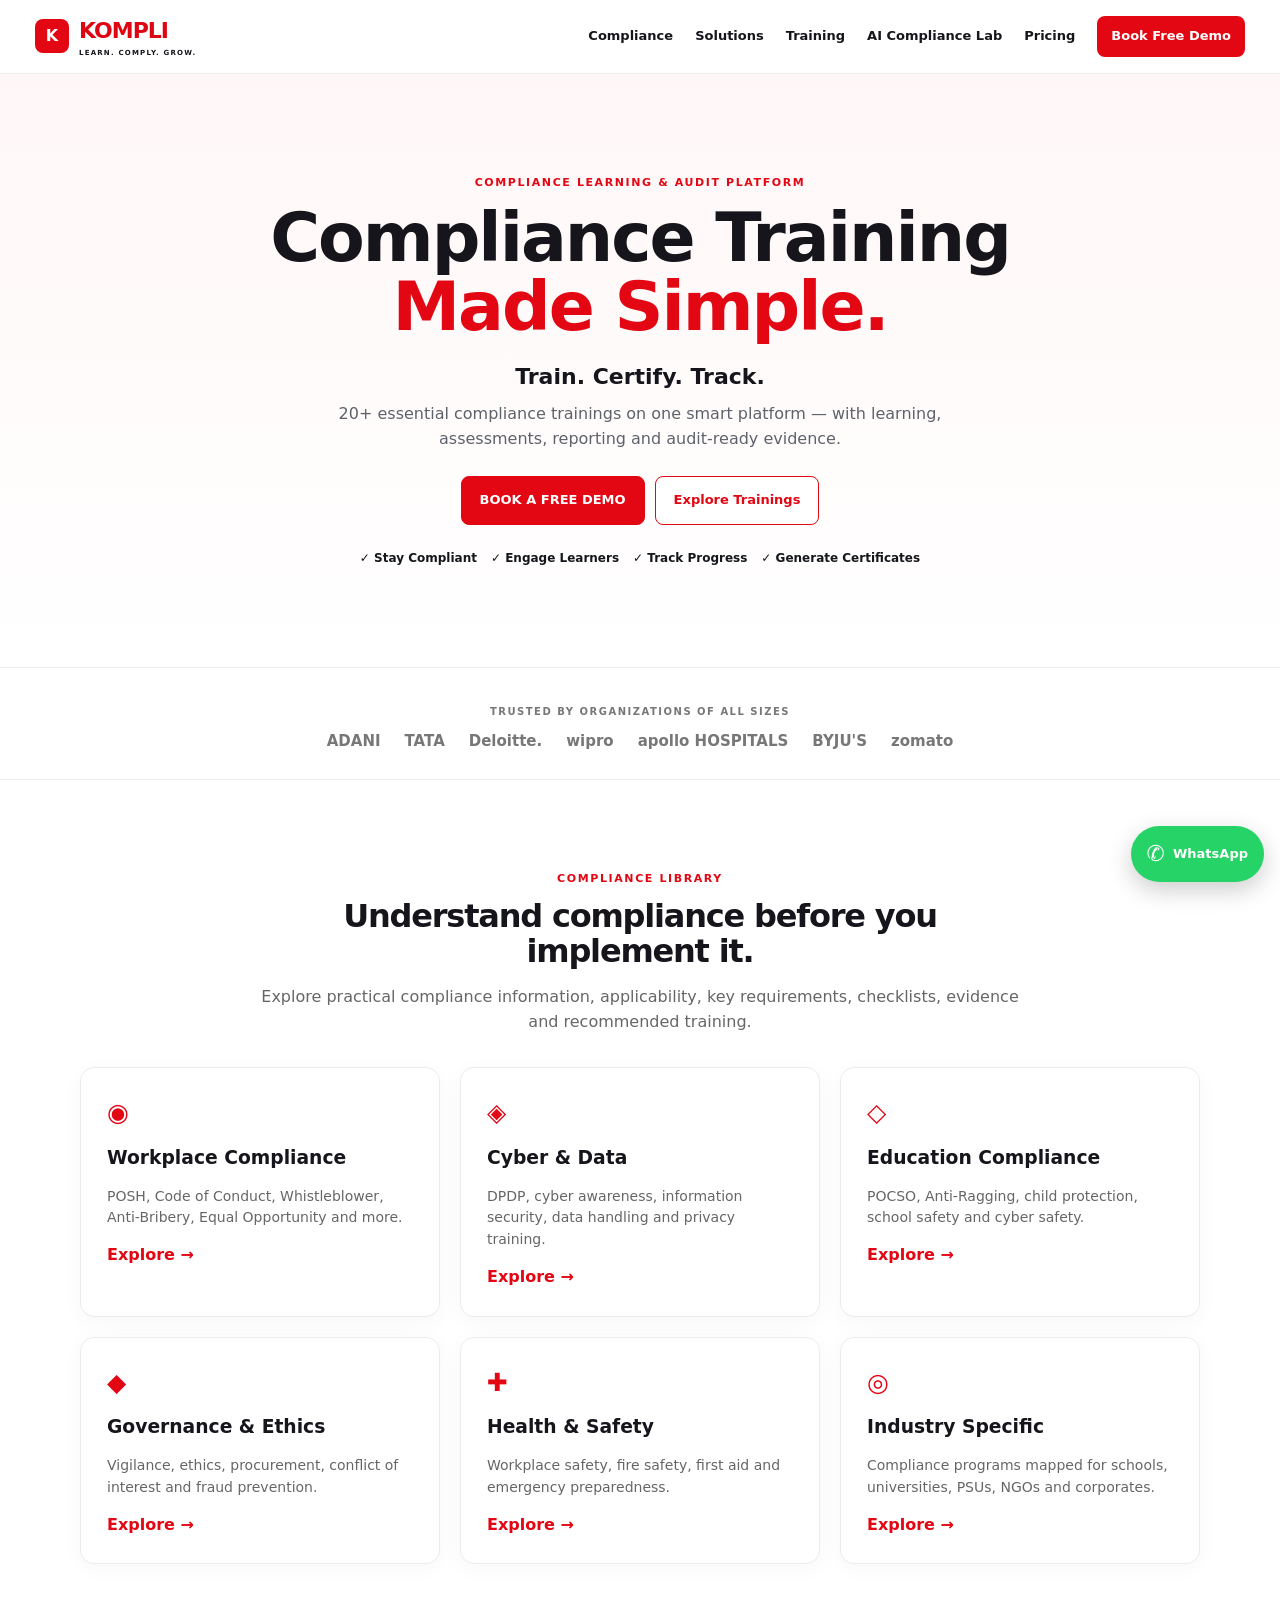
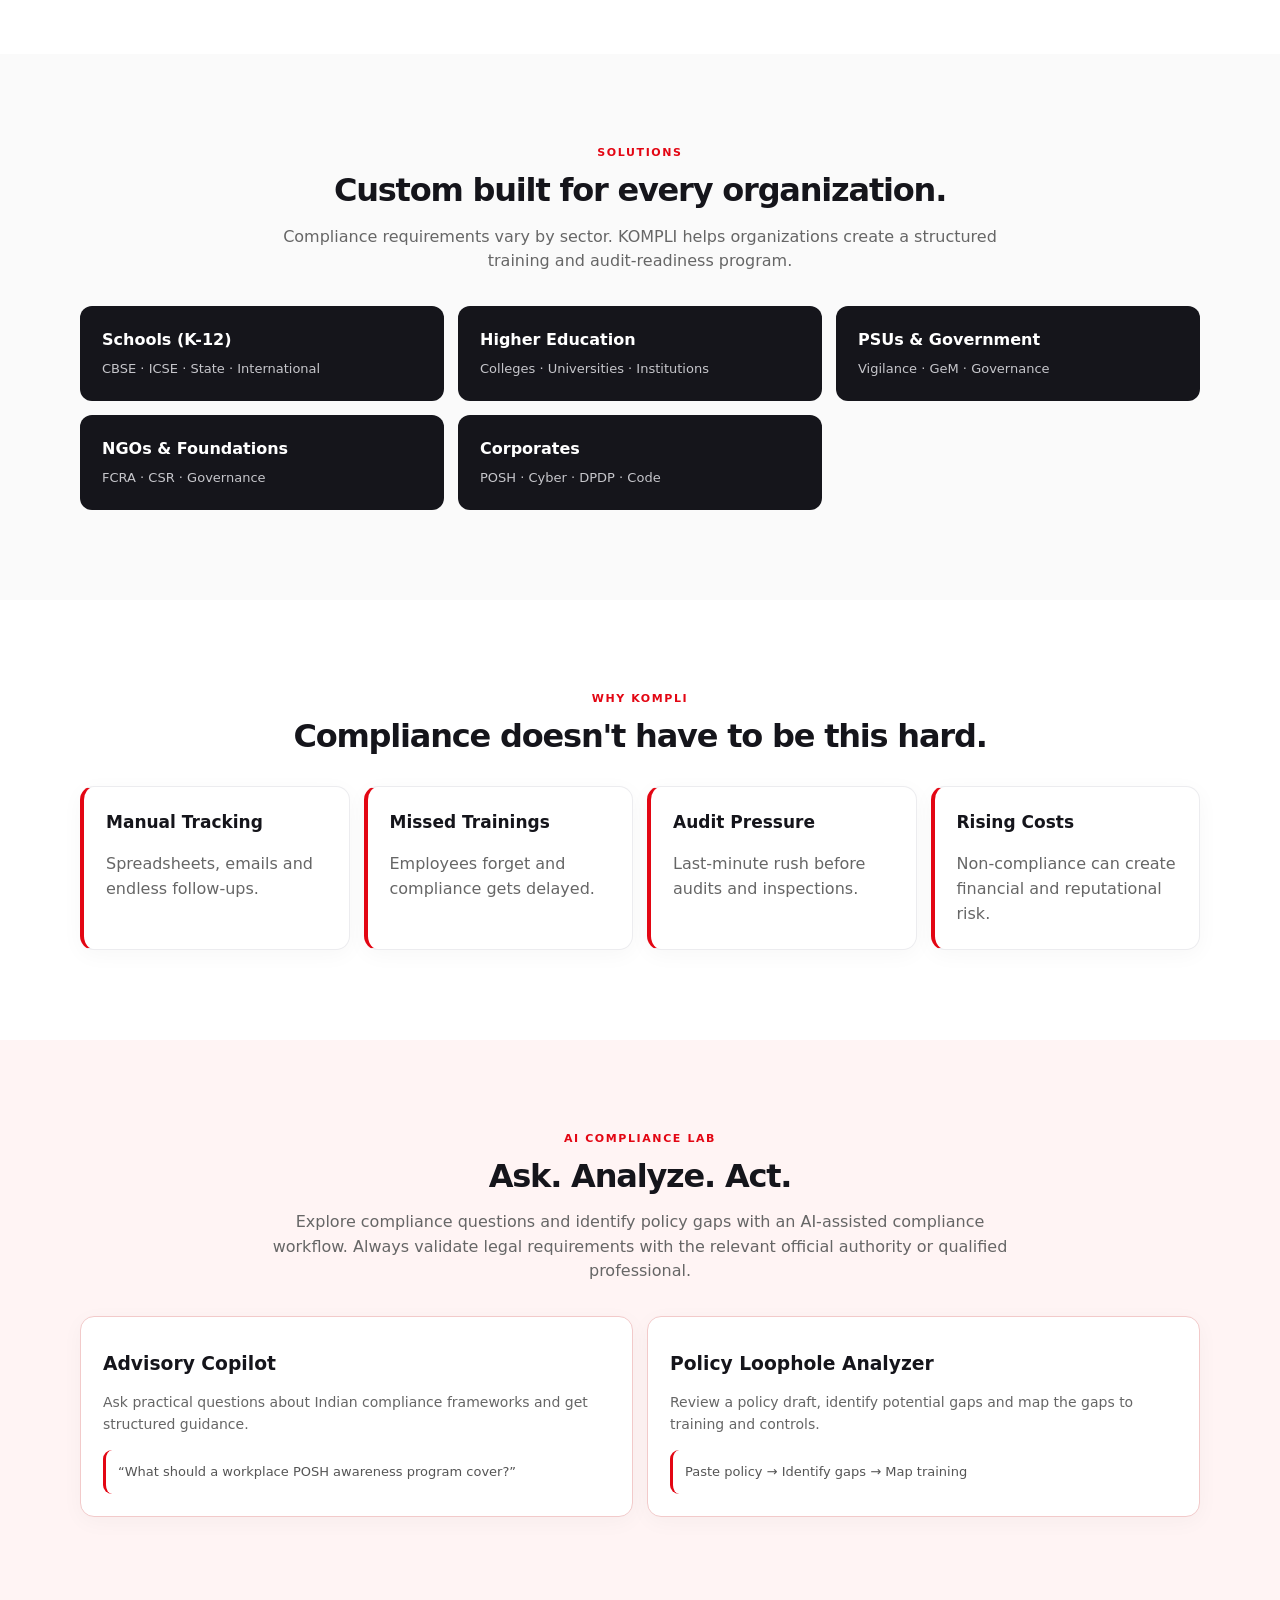
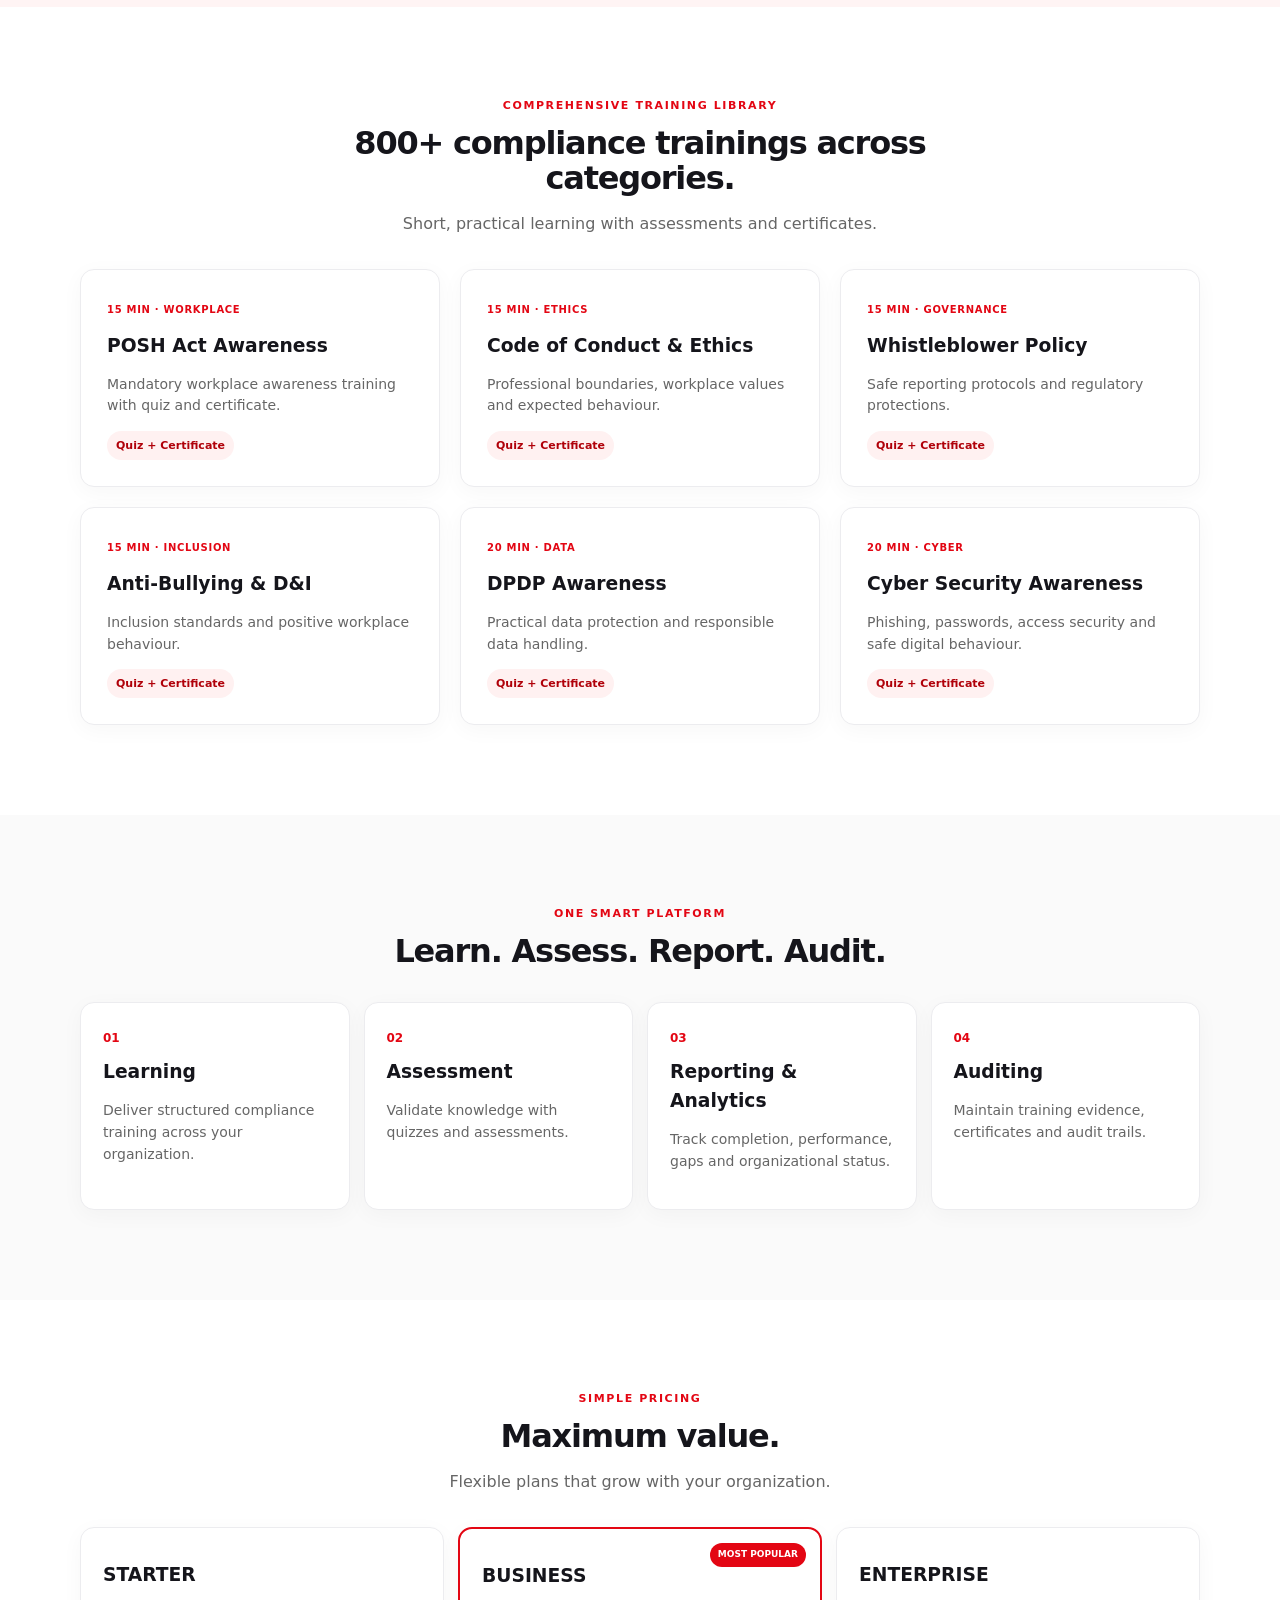
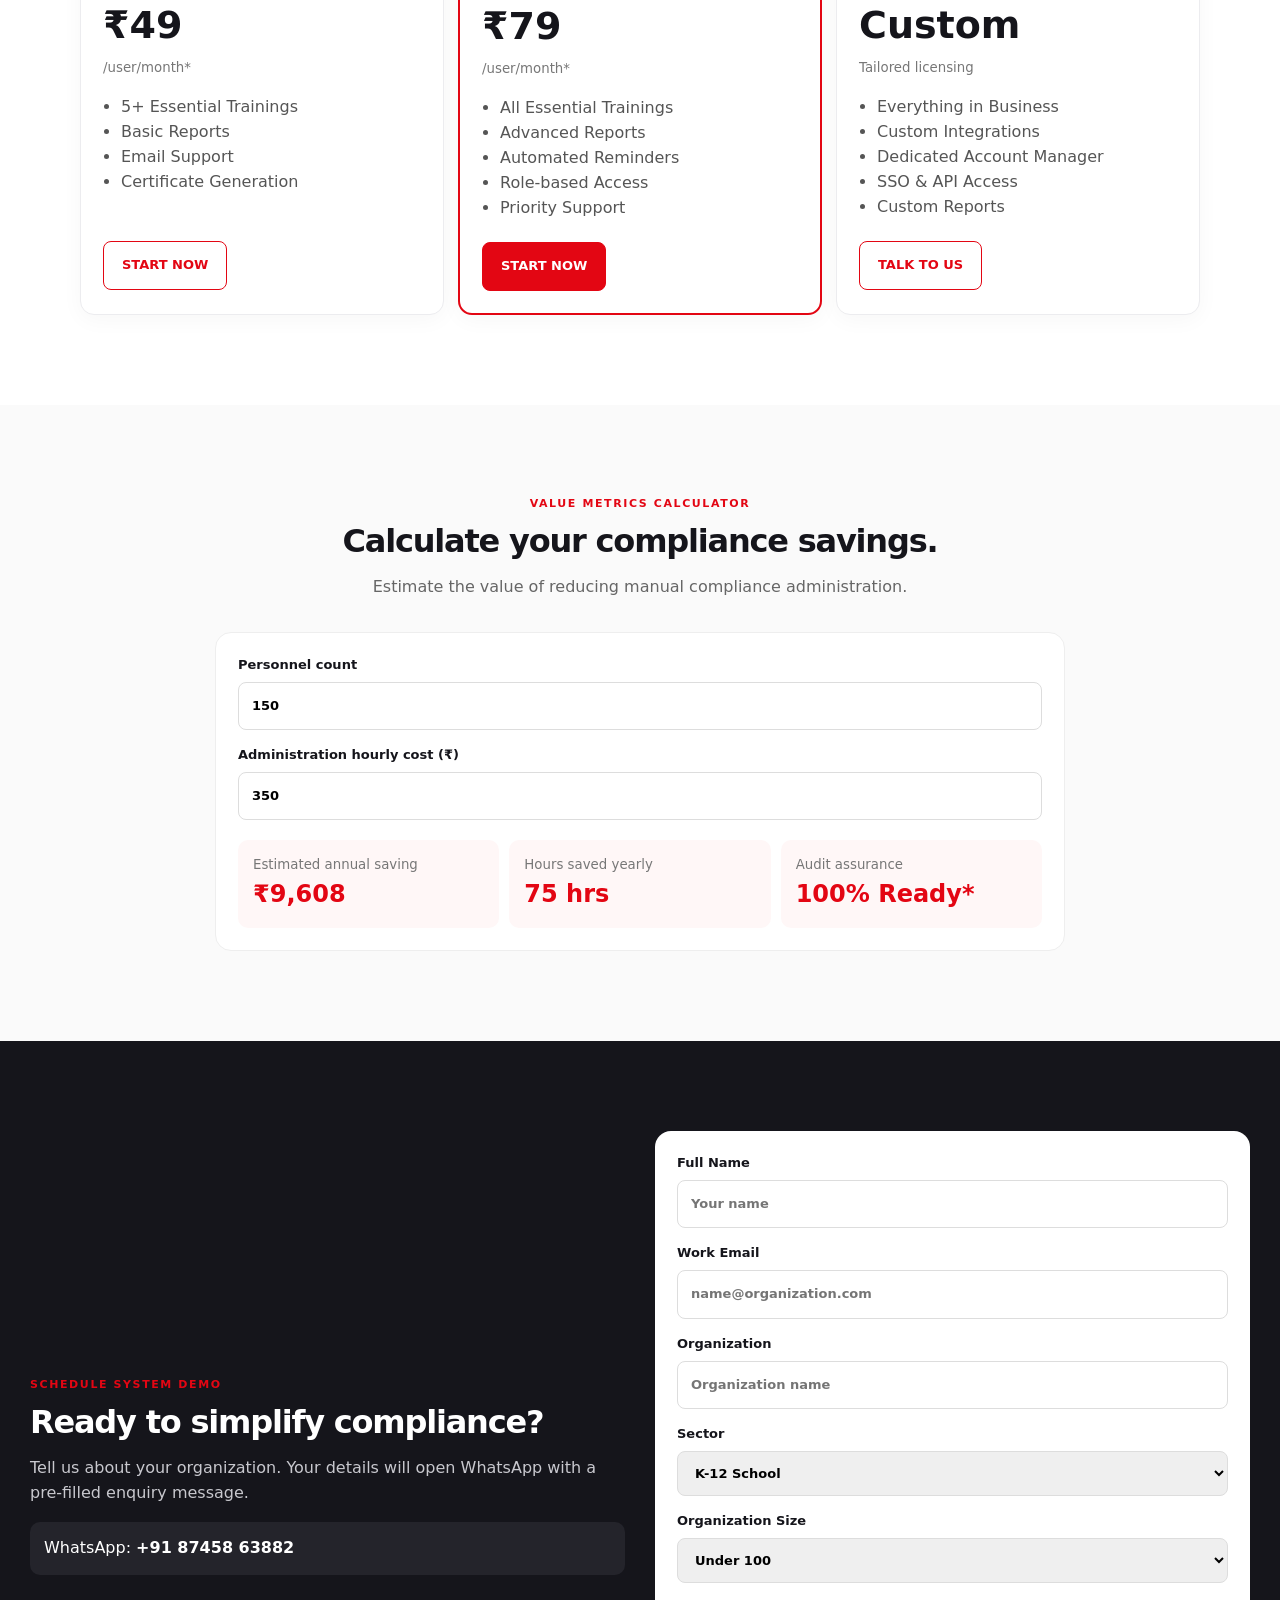
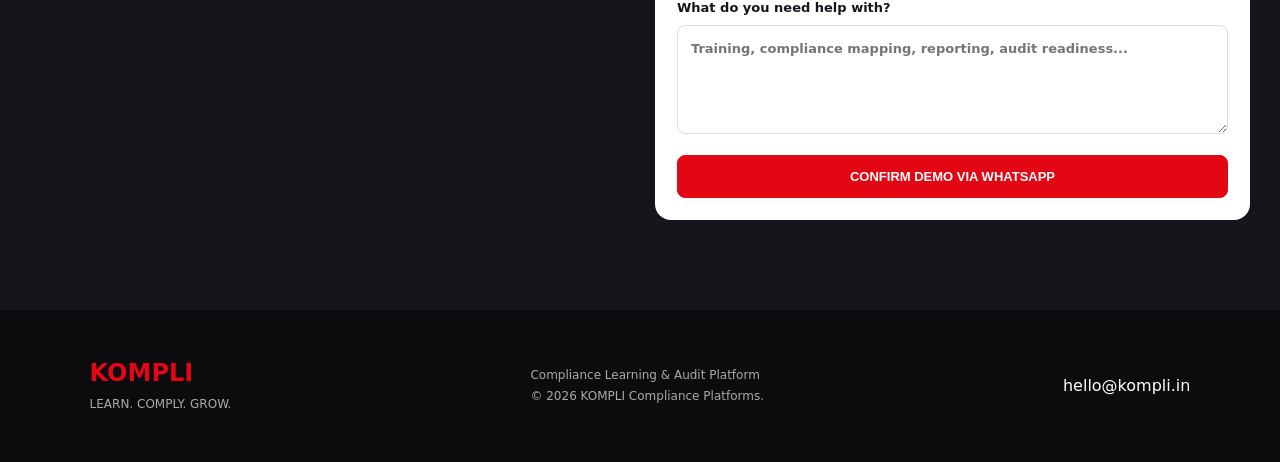
<file: index.html>
<!DOCTYPE html>
<html lang="en">
<head>
  <meta charset="UTF-8">
  <meta name="viewport" content="width=device-width, initial-scale=1.0">
  <meta name="description" content="KOMPLI — Learn. Comply. Grow. Compliance training, tracking, certification and audit readiness for Indian organizations.">
  <title>KOMPLI | Compliance Training Made Simple</title>
  <link rel="stylesheet" href="style.css">
</head>
<body>
  <header class="site-header">
    <a class="brand" href="#home" aria-label="KOMPLI Home">
      <span class="brand-mark">K</span>
      <span>
        <strong>KOMPLI</strong>
        <small>LEARN. COMPLY. GROW.</small>
      </span>
    </a>
    <button class="menu-btn" aria-label="Open menu" onclick="toggleMenu()">☰</button>
    <nav id="mainNav">
      <a href="#compliance">Compliance</a>
      <a href="#solutions">Solutions</a>
      <a href="#training">Training</a>
      <a href="#ai-lab">AI Compliance Lab</a>
      <a href="#pricing">Pricing</a>
      <a class="nav-cta" href="#demo">Book Free Demo</a>
    </nav>
  </header>

  <main id="home">
    <section class="hero">
      <div class="eyebrow">COMPLIANCE LEARNING & AUDIT PLATFORM</div>
      <h1>Compliance Training<br><span>Made Simple.</span></h1>
      <p class="hero-sub">Train. Certify. Track.</p>
      <p>20+ essential compliance trainings on one smart platform — with learning, assessments, reporting and audit-ready evidence.</p>
      <div class="hero-actions">
        <a class="btn primary" href="#demo">BOOK A FREE DEMO</a>
        <a class="btn secondary" href="#training">Explore Trainings</a>
      </div>
      <div class="hero-points">
        <span>✓ Stay Compliant</span><span>✓ Engage Learners</span><span>✓ Track Progress</span><span>✓ Generate Certificates</span>
      </div>
    </section>

    <section class="trust">
      <p>TRUSTED BY ORGANIZATIONS OF ALL SIZES</p>
      <div class="logos"><span>ADANI</span><span>TATA</span><span>Deloitte.</span><span>wipro</span><span>apollo HOSPITALS</span><span>BYJU'S</span><span>zomato</span></div>
    </section>

    <section id="compliance" class="section">
      <div class="section-head">
        <div class="eyebrow">COMPLIANCE LIBRARY</div>
        <h2>Understand compliance before you implement it.</h2>
        <p>Explore practical compliance information, applicability, key requirements, checklists, evidence and recommended training.</p>
      </div>
      <div class="compliance-grid">
        <article class="card"><span class="icon">◉</span><h3>Workplace Compliance</h3><p>POSH, Code of Conduct, Whistleblower, Anti-Bribery, Equal Opportunity and more.</p><a href="#demo">Explore →</a></article>
        <article class="card"><span class="icon">◈</span><h3>Cyber & Data</h3><p>DPDP, cyber awareness, information security, data handling and privacy training.</p><a href="#demo">Explore →</a></article>
        <article class="card"><span class="icon">◇</span><h3>Education Compliance</h3><p>POCSO, Anti-Ragging, child protection, school safety and cyber safety.</p><a href="#demo">Explore →</a></article>
        <article class="card"><span class="icon">◆</span><h3>Governance & Ethics</h3><p>Vigilance, ethics, procurement, conflict of interest and fraud prevention.</p><a href="#demo">Explore →</a></article>
        <article class="card"><span class="icon">✚</span><h3>Health & Safety</h3><p>Workplace safety, fire safety, first aid and emergency preparedness.</p><a href="#demo">Explore →</a></article>
        <article class="card"><span class="icon">◎</span><h3>Industry Specific</h3><p>Compliance programs mapped for schools, universities, PSUs, NGOs and corporates.</p><a href="#demo">Explore →</a></article>
      </div>
    </section>

    <section id="solutions" class="section alt">
      <div class="section-head">
        <div class="eyebrow">SOLUTIONS</div>
        <h2>Custom built for every organization.</h2>
        <p>Compliance requirements vary by sector. KOMPLI helps organizations create a structured training and audit-readiness program.</p>
      </div>
      <div class="sector-grid">
        <article><b>Schools (K-12)</b><span>CBSE · ICSE · State · International</span></article>
        <article><b>Higher Education</b><span>Colleges · Universities · Institutions</span></article>
        <article><b>PSUs & Government</b><span>Vigilance · GeM · Governance</span></article>
        <article><b>NGOs & Foundations</b><span>FCRA · CSR · Governance</span></article>
        <article><b>Corporates</b><span>POSH · Cyber · DPDP · Code</span></article>
      </div>
    </section>

    <section class="problem section">
      <div class="section-head">
        <div class="eyebrow">WHY KOMPLI</div>
        <h2>Compliance doesn't have to be this hard.</h2>
      </div>
      <div class="problem-grid">
        <div><strong>Manual Tracking</strong><p>Spreadsheets, emails and endless follow-ups.</p></div>
        <div><strong>Missed Trainings</strong><p>Employees forget and compliance gets delayed.</p></div>
        <div><strong>Audit Pressure</strong><p>Last-minute rush before audits and inspections.</p></div>
        <div><strong>Rising Costs</strong><p>Non-compliance can create financial and reputational risk.</p></div>
      </div>
    </section>

    <section id="ai-lab" class="section ai">
      <div class="section-head">
        <div class="eyebrow">AI COMPLIANCE LAB</div>
        <h2>Ask. Analyze. Act.</h2>
        <p>Explore compliance questions and identify policy gaps with an AI-assisted compliance workflow. Always validate legal requirements with the relevant official authority or qualified professional.</p>
      </div>
      <div class="ai-grid">
        <div class="ai-card"><h3>Advisory Copilot</h3><p>Ask practical questions about Indian compliance frameworks and get structured guidance.</p><div class="prompt">“What should a workplace POSH awareness program cover?”</div></div>
        <div class="ai-card"><h3>Policy Loophole Analyzer</h3><p>Review a policy draft, identify potential gaps and map the gaps to training and controls.</p><div class="prompt">Paste policy → Identify gaps → Map training</div></div>
      </div>
    </section>

    <section id="training" class="section">
      <div class="section-head">
        <div class="eyebrow">COMPREHENSIVE TRAINING LIBRARY</div>
        <h2>800+ compliance trainings across categories.</h2>
        <p>Short, practical learning with assessments and certificates.</p>
      </div>
      <div class="course-grid">
        <article class="course"><small>15 MIN · WORKPLACE</small><h3>POSH Act Awareness</h3><p>Mandatory workplace awareness training with quiz and certificate.</p><span>Quiz + Certificate</span></article>
        <article class="course"><small>15 MIN · ETHICS</small><h3>Code of Conduct & Ethics</h3><p>Professional boundaries, workplace values and expected behaviour.</p><span>Quiz + Certificate</span></article>
        <article class="course"><small>15 MIN · GOVERNANCE</small><h3>Whistleblower Policy</h3><p>Safe reporting protocols and regulatory protections.</p><span>Quiz + Certificate</span></article>
        <article class="course"><small>15 MIN · INCLUSION</small><h3>Anti-Bullying & D&I</h3><p>Inclusion standards and positive workplace behaviour.</p><span>Quiz + Certificate</span></article>
        <article class="course"><small>20 MIN · DATA</small><h3>DPDP Awareness</h3><p>Practical data protection and responsible data handling.</p><span>Quiz + Certificate</span></article>
        <article class="course"><small>20 MIN · CYBER</small><h3>Cyber Security Awareness</h3><p>Phishing, passwords, access security and safe digital behaviour.</p><span>Quiz + Certificate</span></article>
      </div>
    </section>

    <section class="platform section alt">
      <div class="section-head">
        <div class="eyebrow">ONE SMART PLATFORM</div>
        <h2>Learn. Assess. Report. Audit.</h2>
      </div>
      <div class="platform-grid">
        <div><b>01</b><h3>Learning</h3><p>Deliver structured compliance training across your organization.</p></div>
        <div><b>02</b><h3>Assessment</h3><p>Validate knowledge with quizzes and assessments.</p></div>
        <div><b>03</b><h3>Reporting & Analytics</h3><p>Track completion, performance, gaps and organizational status.</p></div>
        <div><b>04</b><h3>Auditing</h3><p>Maintain training evidence, certificates and audit trails.</p></div>
      </div>
    </section>

    <section id="pricing" class="section">
      <div class="section-head"><div class="eyebrow">SIMPLE PRICING</div><h2>Maximum value.</h2><p>Flexible plans that grow with your organization.</p></div>
      <div class="pricing-grid">
        <article class="price"><h3>STARTER</h3><strong>₹49</strong><small>/user/month*</small><ul><li>5+ Essential Trainings</li><li>Basic Reports</li><li>Email Support</li><li>Certificate Generation</li></ul><a href="#demo" class="btn secondary">START NOW</a></article>
        <article class="price featured"><em>MOST POPULAR</em><h3>BUSINESS</h3><strong>₹79</strong><small>/user/month*</small><ul><li>All Essential Trainings</li><li>Advanced Reports</li><li>Automated Reminders</li><li>Role-based Access</li><li>Priority Support</li></ul><a href="#demo" class="btn primary">START NOW</a></article>
        <article class="price"><h3>ENTERPRISE</h3><strong>Custom</strong><small>Tailored licensing</small><ul><li>Everything in Business</li><li>Custom Integrations</li><li>Dedicated Account Manager</li><li>SSO & API Access</li><li>Custom Reports</li></ul><a href="#demo" class="btn secondary">TALK TO US</a></article>
      </div>
    </section>

    <section class="calculator section alt">
      <div class="section-head"><div class="eyebrow">VALUE METRICS CALCULATOR</div><h2>Calculate your compliance savings.</h2><p>Estimate the value of reducing manual compliance administration.</p></div>
      <div class="calc-box">
        <label>Personnel count <input id="people" type="number" value="150" min="1" oninput="calculate()"></label>
        <label>Administration hourly cost (₹) <input id="hourly" type="number" value="350" min="1" oninput="calculate()"></label>
        <div class="calc-results"><div><small>Estimated annual saving</small><strong id="saving">₹64,050</strong></div><div><small>Hours saved yearly</small><strong id="hours">75 hrs</strong></div><div><small>Audit assurance</small><strong>100% Ready*</strong></div></div>
      </div>
    </section>

    <section id="demo" class="section demo">
      <div class="demo-copy"><div class="eyebrow">SCHEDULE SYSTEM DEMO</div><h2>Ready to simplify compliance?</h2><p>Tell us about your organization. Your details will open WhatsApp with a pre-filled enquiry message.</p><div class="whatsapp-note">WhatsApp: <strong>+91 87458 63882</strong></div></div>
      <form id="leadForm" onsubmit="sendLead(event)">
        <label>Full Name<input id="name" required placeholder="Your name"></label>
        <label>Work Email<input id="email" type="email" required placeholder="name@organization.com"></label>
        <label>Organization<input id="org" required placeholder="Organization name"></label>
        <label>Sector
          <select id="sector"><option>K-12 School</option><option>Higher Education</option><option>PSU / Government</option><option>NGO / Foundation</option><option>Corporate</option><option>Other</option></select>
        </label>
        <label>Organization Size
          <select id="size"><option>Under 100</option><option>100–500</option><option>500–1,000</option><option>1,000–5,000</option><option>5,000+</option></select>
        </label>
        <label>What do you need help with?<textarea id="message" rows="4" placeholder="Training, compliance mapping, reporting, audit readiness..."></textarea></label>
        <button class="btn primary full" type="submit">CONFIRM DEMO VIA WHATSAPP</button>
      </form>
    </section>
  </main>

  <a class="wa-float" href="https://wa.me/918745863882?text=Hello%20KOMPLI%2C%20I%20would%20like%20to%20know%20more%20about%20your%20compliance%20platform." target="_blank" rel="noopener" aria-label="Chat with KOMPLI on WhatsApp">
    <span>✆</span><b>WhatsApp</b>
  </a>

  <footer>
    <div><strong>KOMPLI</strong><p>LEARN. COMPLY. GROW.</p></div>
    <div><p>Compliance Learning & Audit Platform</p><p>© 2026 KOMPLI Compliance Platforms.</p></div>
    <div><a href="mailto:hello@kompli.in">hello@kompli.in</a></div>
  </footer>

  <script src="script.js"></script>
</body>
</html>
</file>
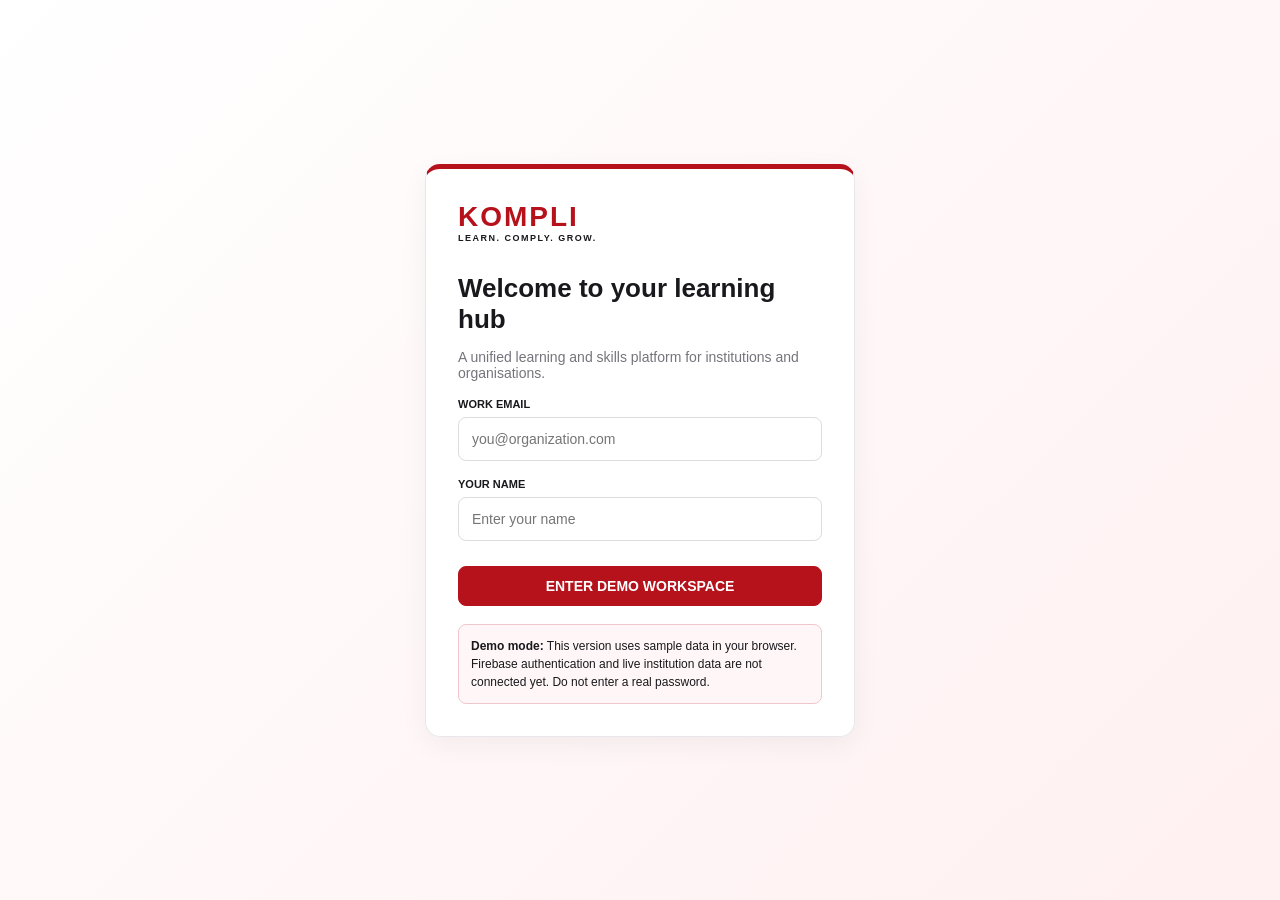
<file: kompli-v1-preview.html>
<!doctype html>
<html lang="en">
<head>
<meta charset="utf-8"><meta name="viewport" content="width=device-width,initial-scale=1">
<title>KOMPLI | Learning & Skills Platform</title>
<style>
:root{--r:#b5121b;--ink:#19191d;--muted:#74747c;--line:#e8e8ec;--bg:#f7f7f9}
*{box-sizing:border-box}body{margin:0;background:var(--bg);color:var(--ink);font:14px Arial,sans-serif}button,input,select{font:inherit}button{cursor:pointer}.hidden{display:none!important}
.login{min-height:100vh;display:grid;place-items:center;padding:20px;background:linear-gradient(135deg,#fff,#fff0f1)}.login-card{width:min(430px,100%);background:#fff;border:1px solid var(--line);border-top:5px solid var(--r);border-radius:15px;padding:32px;box-shadow:0 8px 28px #0000000d}.brand{font-size:28px;font-weight:900;letter-spacing:2px;color:var(--r)}.tag{font-size:9px;letter-spacing:1.5px;font-weight:bold}.login h1{margin:30px 0 6px;font-size:26px}.muted{color:var(--muted)}.field{display:grid;gap:7px;margin:17px 0}.field label{font-size:11px;font-weight:bold}.field input{padding:13px;border:1px solid #ddd;border-radius:8px}.btn{background:var(--r);border:1px solid var(--r);color:#fff;padding:11px 15px;border-radius:8px;font-weight:bold}.btn.light{background:#fff;color:var(--r)}.btn.small{padding:8px 11px;font-size:11px}.login .btn{width:100%;margin-top:8px}.note{margin-top:18px;padding:12px;border:1px solid #f0c8cb;background:#fff7f7;border-radius:8px;font-size:12px;line-height:1.5}
.sidebar{position:fixed;inset:0 auto 0 0;width:245px;background:#19191d;color:#fff;padding:22px 15px;display:flex;flex-direction:column;z-index:5}.sidebrand{padding:0 10px 22px;border-bottom:1px solid #39393e}.sidebrand .brand{color:#ff5961}.org{margin:17px 6px;padding:12px;background:#2a2a30;border-radius:8px;color:#bbb;font-size:11px}.org b{display:block;color:#fff;font-size:13px;margin-bottom:3px}.navlabel{font-size:9px;color:#999;letter-spacing:1.4px;font-weight:bold;padding:15px 10px 6px}.nav button{width:100%;text-align:left;background:none;border:0;color:#ccc;padding:11px 10px;border-radius:8px;margin:2px 0}.nav button.active,.nav button:hover{background:#402125;color:#fff}.sidefoot{margin-top:auto;border-top:1px solid #39393e;padding:15px 8px;color:#aaa;font-size:11px}
.main{margin-left:245px;min-height:100vh}.top{height:70px;background:#fff;border-bottom:1px solid var(--line);display:flex;align-items:center;justify-content:space-between;padding:0 28px;position:sticky;top:0;z-index:4}.top small{color:var(--muted)}.top select{padding:8px;border:1px solid var(--line);border-radius:8px}.content{padding:28px;max-width:1400px;margin:auto}.head{display:flex;justify-content:space-between;gap:15px;align-items:center;margin-bottom:22px}.eyebrow{font-size:10px;color:var(--r);font-weight:bold;letter-spacing:1.5px}.head h1{font-size:27px;margin:5px 0}.head p{margin:0;color:var(--muted)}.grid{display:grid;gap:15px}.stats{grid-template-columns:repeat(4,1fr);margin-bottom:18px}.card{background:#fff;border:1px solid var(--line);border-radius:12px;padding:18px}.statlabel{color:var(--muted);font-size:12px}.num{font-size:29px;font-weight:900;margin:12px 0 2px}.sub{font-size:11px;color:var(--muted)}.two{grid-template-columns:1.4fr 1fr}.three{grid-template-columns:repeat(3,1fr)}h2{font-size:16px;margin:0 0 14px}.course{display:flex;gap:12px;align-items:center;padding:13px 0;border-bottom:1px solid var(--line)}.course:last-child{border:0}.mark{width:40px;height:40px;display:grid;place-items:center;background:#fff0f1;color:var(--r);font-weight:bold;border-radius:9px}.courseinfo{flex:1}.courseinfo b{display:block;font-size:13px}.courseinfo small{color:var(--muted);font-size:11px}.pill{font-size:10px;padding:5px 8px;border-radius:20px;background:#eee}.green{background:#e7f5ec;color:#16834a}.amber{background:#fff2da;color:#946000}.progress{height:6px;background:#eee;border-radius:20px;margin-top:7px;overflow:hidden}.progress span{display:block;height:100%;background:var(--r)}.activity{padding:12px 0;border-bottom:1px solid var(--line);font-size:12px}.activity small{display:block;color:var(--muted);margin-top:4px}.banner{background:#211d1e;color:#fff;border-radius:12px;padding:22px;margin-top:16px;display:flex;justify-content:space-between;align-items:center;gap:12px}.banner p{color:#ccc;margin:5px 0 0;font-size:12px}.catalog{grid-template-columns:repeat(3,1fr)}.cover{height:90px;background:linear-gradient(120deg,#941018,#e34b54);color:white;padding:17px;display:flex;align-items:end;font-weight:bold}.body{padding:15px}.body p{color:var(--muted);font-size:12px;min-height:36px}.tools{display:flex;gap:10px;margin-bottom:15px}.tools input,.tools select{padding:11px;border:1px solid var(--line);border-radius:8px}.tools input{width:min(350px,70%)}.table{width:100%;border-collapse:collapse;font-size:12px}.table th,.table td{text-align:left;padding:13px 9px;border-bottom:1px solid var(--line)}.table th{font-size:10px;color:var(--muted)}.bar{margin:15px 0}.barline{display:flex;justify-content:space-between;font-size:12px}.notice{margin-top:15px;background:#fff7f7;border:1px solid #f0c8cb;padding:13px;border-radius:8px;font-size:12px;color:#633}.mobile{display:none}
@media(max-width:950px){.stats{grid-template-columns:repeat(2,1fr)}.catalog{grid-template-columns:repeat(2,1fr)}.two{grid-template-columns:1fr}}
@media(max-width:650px){.sidebar{transform:translateX(-100%);transition:.2s}.sidebar.open{transform:translateX(0)}.main{margin-left:0}.mobile{display:inline-block;border:0;background:none;color:var(--r);font-size:22px}.top{padding:0 14px}.content{padding:18px 14px}.head{align-items:flex-start;flex-direction:column}.catalog,.three{grid-template-columns:1fr}.banner{align-items:flex-start;flex-direction:column}.course{flex-wrap:wrap}.stats{gap:9px}.num{font-size:24px}}
</style>
</head>
<body>
<section id="login" class="login"><div class="login-card">
<div class="brand">KOMPLI</div><div class="tag">LEARN. COMPLY. GROW.</div>
<h1>Welcome to your learning hub</h1><p class="muted">A unified learning and skills platform for institutions and organisations.</p>
<div class="field"><label>WORK EMAIL</label><input id="email" type="email" placeholder="you@organization.com"></div>
<div class="field"><label>YOUR NAME</label><input id="name" placeholder="Enter your name"></div>
<button class="btn" onclick="enterDemo()">ENTER DEMO WORKSPACE</button>
<div class="note"><b>Demo mode:</b> This version uses sample data in your browser. Firebase authentication and live institution data are not connected yet. Do not enter a real password.</div>
</div></section>
<div id="app" class="hidden">
<aside id="side" class="sidebar"><div class="sidebrand"><div class="brand">KOMPLI</div><div class="tag">LEARN. COMPLY. GROW.</div></div>
<div class="org"><b>Demo Institution</b>Institution workspace</div>
<div class="navlabel">LEARNING</div><nav class="nav">
<button class="active" data-page="overview">▦ &nbsp; Overview</button><button data-page="learning">▣ &nbsp; My Learning</button><button data-page="catalogue">▤ &nbsp; Course Catalogue</button><button data-page="paths">⌁ &nbsp; Learning Paths</button><button data-page="skills">◇ &nbsp; Skills & Competencies</button><button data-page="assessments">✓ &nbsp; Assessments</button><button data-page="certificates">♧ &nbsp; Certificates</button></nav>
<div class="navlabel">MANAGEMENT</div><nav class="nav"><button data-page="analytics">▥ &nbsp; Analytics & Reports</button><button data-page="admin">⚙ &nbsp; Administration</button><button data-page="integrations">⌘ &nbsp; Integrations</button></nav>
<div class="sidefoot">KOMPLI Learning Platform · V1.0<br>Demo environment</div></aside>
<main class="main"><header class="top"><div><button class="mobile" onclick="document.getElementById('side').classList.toggle('open')">☰</button> <small>Workspace / <b id="crumb">Overview</b></small></div><div><select onchange="toast(this.value+' selected — permissions are demo only')"><option>Learner View</option><option>Administrator View</option><option>Faculty View</option></select> &nbsp; <button class="btn light" onclick="logout()">Exit</button></div></header>
<div id="content" class="content"></div></main></div>
<script>
const data=[
{id:1,t:"Workplace Conduct & Ethics",cat:"Compliance",dur:"25 min",desc:"Professional behaviour, ethics and workplace expectations.",p:100},
{id:2,t:"Cyber Security Essentials",cat:"Technology",dur:"35 min",desc:"Recognise phishing, protect accounts and practise safe digital habits.",p:45},
{id:3,t:"Data Privacy & Protection",cat:"Compliance",dur:"30 min",desc:"Responsible handling of personal and institutional data.",p:0},
{id:4,t:"POSH Awareness at Workplace",cat:"Compliance",dur:"40 min",desc:"Prevention, reporting channels and respectful workplaces.",p:0},
{id:5,t:"Leadership Essentials",cat:"Leadership",dur:"50 min",desc:"Build communication, coaching and team leadership skills.",p:20},
{id:6,t:"AI Literacy for Professionals",cat:"Technology",dur:"30 min",desc:"Practical AI concepts, safe use and responsible adoption.",p:0}
];
let person="Demo Learner",page="overview";
function enterDemo(){let e=document.getElementById("email").value.trim();if(e&&!/^[^\\s@]+@[^\\s@]+\\.[^\\s@]+$/.test(e)){toast("Enter a valid email.");return}person=document.getElementById("name").value.trim()||"Demo Learner";document.getElementById("login").classList.add("hidden");document.getElementById("app").classList.remove("hidden");render("overview")}
function logout(){document.getElementById("app").classList.add("hidden");document.getElementById("login").classList.remove("hidden")}
document.querySelectorAll("[data-page]").forEach(b=>b.onclick=()=>render(b.dataset.page));
function toast(s){let t=document.createElement("div");t.textContent=s;t.style="position:fixed;bottom:20px;right:20px;background:#19191d;color:white;padding:13px 18px;border-radius:8px;z-index:20";document.body.appendChild(t);setTimeout(()=>t.remove(),2500)}
function head(k,t,s){return `<div class="head"><div><div class="eyebrow">${k}</div><h1>${t}</h1><p>${s}</p></div></div>`}
function stat(t,n,s){return `<div class="card"><div class="statlabel">${t}</div><div class="num">${n}</div><div class="sub">${s}</div></div>`}
function row(c){return `<div class="course"><div class="mark">K</div><div class="courseinfo"><b>${c.t}</b><small>${c.cat} · ${c.dur}</small><div class="progress"><span style="width:${c.p}%"></span></div></div><span class="pill ${c.p===100?'green':c.p?'amber':''}">${c.p===100?'Completed':c.p?'In progress':'Not started'}</span><button class="btn" style="padding:8px 10px;font-size:11px" onclick="start(${c.id})">${c.p?'Continue':'Start'}</button></div>`}
function card(c){return `<article class="card" style="padding:0;overflow:hidden"><div class="cover">${c.cat}</div><div class="body"><span class="pill">${c.dur}</span><h3>${c.t}</h3><p>${c.desc}</p><button class="btn" onclick="start(${c.id})">Open course</button></div></article>`}
function render(p){page=p;document.getElementById("side").classList.remove("open");document.querySelectorAll("[data-page]").forEach(b=>b.classList.toggle("active",b.dataset.page===p));let titles={overview:"Overview",learning:"My Learning",catalogue:"Course Catalogue",paths:"Learning Paths",skills:"Skills & Competencies",assessments:"Assessments",certificates:"Certificates",analytics:"Analytics & Reports",admin:"Administration",integrations:"Integrations"};document.getElementById("crumb").textContent=titles[p];let h="";
if(p==="overview")h=head("LEARNING OVERVIEW","Good to see you, "+person.split(" ")[0]+".","Here is your learning activity and what needs your attention.")+`<div class="grid stats">${stat("Assigned courses","6","Courses in your plan")}${stat("Learning completed","28%","Across assigned learning")}${stat("Learning hours","4.5 hrs","This month")}${stat("Certificates earned","1","Keep building your profile")}</div><div class="grid two"><div class="card"><h2>Continue learning</h2>${data.filter(x=>x.p>0&&x.p<100).map(row).join("")}${row(data[2])}</div><div class="card"><h2>Recent activity</h2><div class="activity"><b>Workplace Conduct & Ethics completed</b><small>Certificate earned · Yesterday</small></div><div class="activity"><b>Cyber Security Essentials resumed</b><small>Progress saved at 45% · Today</small></div><div class="activity"><b>New learning path assigned</b><small>Professional Foundations · 2 days ago</small></div></div></div><div class="banner"><div><b>Build skills that move you forward</b><p>Explore curated learning paths and develop skills step by step.</p></div><button class="btn light" onclick="render('paths')">Explore learning paths</button></div>`;
if(p==="learning")h=head("YOUR LEARNING","My Learning","Your assigned courses and current progress.")+`<div class="card"><h2>Assigned courses</h2>${data.map(row).join("")}</div>`;
if(p==="catalogue")h=head("DISCOVER","Course Catalogue","Browse learning content and develop new capabilities.")+`<div class="tools"><input id="q" placeholder="Search courses..." oninput="filter()"><select id="cat" onchange="filter()"><option>All</option><option>Compliance</option><option>Technology</option><option>Leadership</option></select></div><div id="cards" class="grid catalog">${data.map(card).join("")}</div>`;
if(p==="paths")h=head("STRUCTURED DEVELOPMENT","Learning Paths","Curated journeys to build knowledge and capability.")+`<div class="grid three">${pathCard("Professional Foundations","4 courses · 3 hours","Workplace, communication and ethics skills")}${pathCard("Digital Confidence","5 courses · 4 hours","Cyber safety, data privacy and AI literacy")}${pathCard("Emerging Leaders","6 courses · 6 hours","Coaching, feedback and team leadership")}</div>`;
if(p==="skills")h=head("CAPABILITY DEVELOPMENT","Skills & Competencies","Review your sample skill profile and development priorities.")+`<div class="grid two"><div class="card"><h2>My skill profile</h2>${skill("Digital Literacy",72)}${skill("Workplace Ethics",90)}${skill("Communication",58)}${skill("Data Privacy",35)}${skill("Leadership",42)}</div><div class="card"><h2>Recommended development</h2>${row(data[5])}${row(data[2])}</div></div>`;
if(p==="assessments")h=head("KNOWLEDGE CHECK","Assessments","Review quizzes linked to your courses.")+`<div class="card"><table class="table"><tr><th>ASSESSMENT</th><th>COURSE</th><th>STATUS</th><th></th></tr><tr><td>Workplace Ethics Quiz</td><td>Workplace Conduct & Ethics</td><td><span class="pill green">Passed · 90%</span></td><td><button class="btn light" onclick="toast('Sample result: 90%')">Result</button></td></tr><tr><td>Cyber Safety Check</td><td>Cyber Security Essentials</td><td><span class="pill amber">Pending</span></td><td><button class="btn" onclick="toast('Assessment engine is in the next development phase.')">Open</button></td></tr></table></div>`;
if(p==="certificates")h=head("ACHIEVEMENTS","Certificates","Your completed learning achievements.")+`<div class="card"><div class="eyebrow">KOMPLI CERTIFICATE</div><h2>Workplace Conduct & Ethics</h2><p class="muted">Completed 05 Nov 2026 · Sample score 90%</p><button class="btn" onclick="toast('PDF certificate generation is in the next build.')">View certificate</button></div>`;
if(p==="analytics")h=head("LEARNING INTELLIGENCE","Analytics & Reports","Illustrative metrics for the demo workspace.")+`<div class="grid stats">${stat("Active learners","248","Sample institution data")}${stat("Course completion","76%","Assigned learning")}${stat("Assessments passed","89%","Average pass rate")}${stat("Learning hours","1,420","This quarter")}</div><div class="card"><h2>Completion by category</h2>${skill("Compliance",82)}${skill("Technology",68)}${skill("Leadership",54)}<div class="note">All figures are illustrative demo data, not live institutional records.</div></div>`;
if(p==="admin")h=head("WORKSPACE CONTROL","Administration","Manage people, courses, assignments and institution settings.")+`<div class="grid three">${admin("People & Access","Invite learners, faculty and administrators.")}${admin("Course Management","Create courses, lessons and learning content.")}${admin("Learning Assignments","Assign mandatory or optional learning.")}${admin("Institution Profile","Configure institution name and preferences.")}${admin("Roles & Permissions","Set access for learner, faculty, manager and admin.")}${admin("Audit & Activity Log","Review important workspace activities.")}</div>`;
if(p==="integrations")h=head("CONNECTED ECOSYSTEM","Integrations","Connect KOMPLI with tools your institution already uses.")+`<div class="grid three">${integration("Google Classroom","Course delivery, class rosters and assignments")}${integration("Google Drive","Learning resources and certificates")}${integration("Google Forms","Quizzes, surveys and feedback")}${integration("Google Meet","Live teaching and virtual sessions")}${integration("Google Workspace","Institution identity and collaboration")}${integration("Gemini AI","AI learning coach and content assistance")}</div><div class="notice">Integrations are not connected yet. We will configure official APIs and institution permissions in the next phase. Free-tier quotas and licensing apply.</div>`;
document.getElementById("content").innerHTML=h}
function start(id){let c=data.find(x=>x.id===id);c.p=Math.min(100,c.p+15);toast(c.t+" — demo progress: "+c.p+"%");render(page)}
function filter(){let q=document.getElementById("q").value.toLowerCase(),cat=document.getElementById("cat").value;document.getElementById("cards").innerHTML=data.filter(c=>(cat==="All"||c.cat===cat)&&c.t.toLowerCase().includes(q)).map(card).join("")}
function skill(n,v){return `<div class="bar"><div class="barline"><b>${n}</b><span>${v}%</span></div><div class="progress"><span style="width:${v}%"></span></div></div>`}
function pathCard(t,m,d){return `<div class="card"><div class="eyebrow">LEARNING JOURNEY</div><h2>${t}</h2><p class="muted">${d}</p><b>${m}</b><p><button class="btn" onclick="toast('Pathway details will be added in the next build.')">View pathway</button></p></div>`}
function admin(t,d){return `<div class="card"><div class="eyebrow">ADMINISTRATION</div><h2>${t}</h2><p class="muted">${d}</p><button class="btn light" onclick="toast('${t} will be enabled in the admin build.')">Open</button></div>`}
function integration(t,d){return `<div class="card"><h2>${t}</h2><p class="muted">${d}</p><span class="pill">Planned</span><p><button class="btn light" onclick="toast('${t} integration is planned for a later phase.')">Configure</button></p></div>`}
</script>
</body></html>
</file>
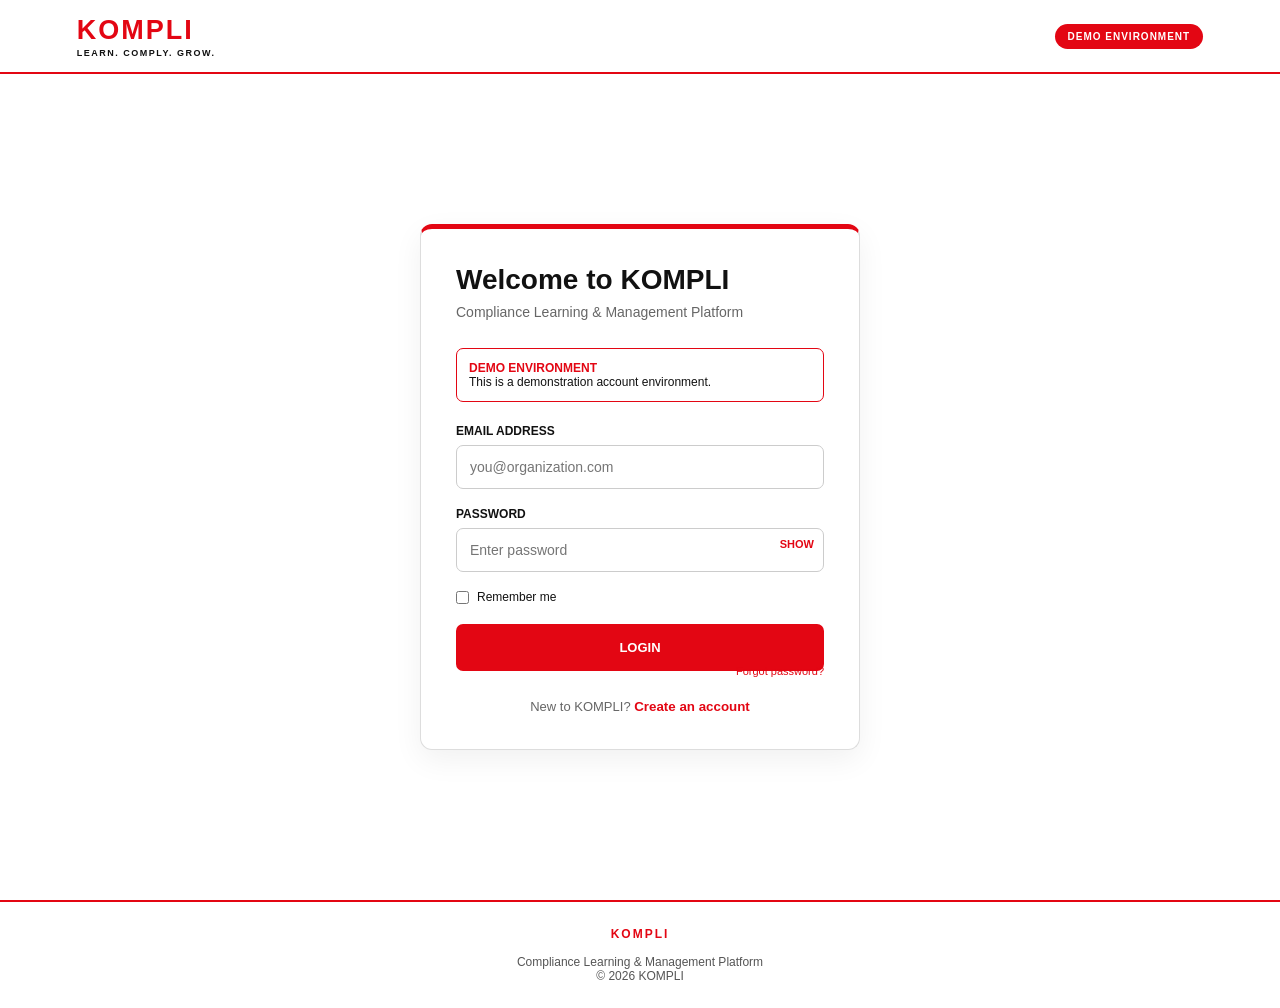
<file: app/index1.html>
<!DOCTYPE html>
<html lang="en">

<head>
<meta charset="UTF-8">
<meta name="viewport" content="width=device-width, initial-scale=1.0">

<title>KOMPLI | Compliance Training Platform</title>

<style>

*{
box-sizing:border-box;
margin:0;
padding:0;
}

body{
font-family:Arial,Helvetica,sans-serif;
background:#ffffff;
color:#111111;
}

button,
input{
font-family:inherit;
}

.hidden{
display:none!important;
}

/* =========================
   HEADER
========================= */

header{
height:74px;
border-bottom:2px solid #e30613;
display:flex;
align-items:center;
justify-content:space-between;
padding:0 6%;
background:#ffffff;
}

.logo{
font-size:27px;
font-weight:900;
letter-spacing:2px;
color:#e30613;
}

.tagline{
font-size:9px;
letter-spacing:1.5px;
font-weight:bold;
margin-top:2px;
}

.demo-badge{
background:#e30613;
color:#ffffff;
padding:7px 13px;
border-radius:20px;
font-size:10px;
font-weight:800;
letter-spacing:1px;
}

/* =========================
   LOGIN
========================= */

.auth-page{
min-height:calc(100vh - 74px);
display:flex;
align-items:center;
justify-content:center;
padding:40px 20px;
background:#ffffff;
}

.auth-container{
width:100%;
max-width:440px;
}

.auth-box{
border:1px solid #dddddd;
border-top:5px solid #e30613;
padding:35px;
border-radius:12px;
background:#ffffff;
box-shadow:0 10px 30px rgba(0,0,0,.06);
}

.auth-title{
font-size:28px;
font-weight:900;
margin-bottom:8px;
}

.auth-subtitle{
font-size:14px;
color:#666666;
margin-bottom:28px;
}

.demo-notice{
border:1px solid #e30613;
padding:12px;
border-radius:7px;
font-size:12px;
margin-bottom:22px;
}

.demo-notice strong{
color:#e30613;
}

.form-group{
margin-bottom:18px;
}

.form-group label{
display:block;
font-size:12px;
font-weight:800;
margin-bottom:7px;
}

.form-group input,
.form-group select{
width:100%;
padding:13px;
border:1px solid #cccccc;
border-radius:7px;
font-size:14px;
outline:none;
}

.form-group input:focus,
.form-group select:focus{
border:2px solid #e30613;
}

.password-box{
position:relative;
}

.password-box input{
padding-right:70px;
}

.show-password{
position:absolute;
right:10px;
top:10px;
background:#ffffff;
border:0;
color:#e30613;
font-size:11px;
font-weight:bold;
cursor:pointer;
}

.auth-button{
width:100%;
padding:14px;
background:#e30613;
color:#ffffff;
border:2px solid #e30613;
border-radius:7px;
font-weight:800;
cursor:pointer;
font-size:13px;
}

.auth-button:hover{
background:#ffffff;
color:#e30613;
}

.remember{
display:flex;
align-items:center;
gap:8px;
font-size:12px;
margin-bottom:20px;
}

.switch{
text-align:center;
margin-top:20px;
font-size:13px;
color:#666666;
}

.switch button{
background:none;
border:0;
color:#e30613;
font-weight:800;
cursor:pointer;
}

.forgot{
text-align:right;
margin-top:-10px;
margin-bottom:18px;
}

.forgot button{
background:none;
border:0;
color:#e30613;
font-size:11px;
cursor:pointer;
}

/* =========================
   DASHBOARD
========================= */

.dashboard{
display:none;
}

.dashboard-main{
max-width:1200px;
margin:auto;
padding:40px 25px;
}

.dashboard-top{
display:flex;
justify-content:space-between;
align-items:center;
margin-bottom:30px;
}

.logout{
background:#ffffff;
border:2px solid #e30613;
color:#e30613;
padding:9px 17px;
border-radius:7px;
font-weight:bold;
cursor:pointer;
}

.logout:hover{
background:#e30613;
color:#ffffff;
}

.welcome-label{
font-size:11px;
font-weight:800;
color:#e30613;
letter-spacing:1.5px;
margin-bottom:7px;
}

.welcome h1{
font-size:32px;
margin-bottom:7px;
}

.welcome p{
color:#666666;
}

.stats{
display:grid;
grid-template-columns:repeat(3,1fr);
gap:18px;
margin-bottom:40px;
}

.stat{
border:1px solid #dddddd;
border-top:4px solid #e30613;
padding:24px;
border-radius:10px;
}

.stat-number{
font-size:32px;
font-weight:900;
color:#e30613;
}

.stat-label{
font-size:13px;
font-weight:600;
margin-top:4px;
}

.section-label{
font-size:11px;
font-weight:800;
color:#e30613;
letter-spacing:1.5px;
margin-bottom:5px;
}

section{
margin-bottom:40px;
}

section h2{
font-size:23px;
margin-bottom:18px;
}

.course{
border:1px solid #dddddd;
border-left:5px solid #e30613;
border-radius:10px;
padding:20px;
margin-bottom:12px;
display:flex;
justify-content:space-between;
align-items:center;
gap:20px;
}

.status{
font-size:10px;
font-weight:900;
letter-spacing:1px;
margin-bottom:5px;
}

.pending{
color:#e30613;
}

.completed{
color:#111111;
}

.course h3{
font-size:17px;
margin-bottom:5px;
}

.course p{
font-size:13px;
color:#666666;
}

.primary{
background:#e30613;
color:#ffffff;
border:2px solid #e30613;
padding:11px 20px;
border-radius:7px;
font-weight:800;
cursor:pointer;
text-decoration:none;
font-size:12px;
}

.primary:hover{
background:#ffffff;
color:#e30613;
}

.secondary{
background:#ffffff;
color:#e30613;
border:2px solid #e30613;
padding:11px 20px;
border-radius:7px;
font-weight:800;
cursor:pointer;
}

.secondary:hover{
background:#e30613;
color:#ffffff;
}

/* =========================
   AI
========================= */

.ai{
background:#e30613;
color:#ffffff;
padding:30px;
border-radius:12px;
}

.ai h2{
color:#ffffff;
}

.ai p{
margin-bottom:20px;
}

.ai-input{
display:flex;
gap:10px;
}

.ai-input input{
flex:1;
padding:14px;
border:2px solid #ffffff;
border-radius:7px;
}

.ai-input button{
background:#ffffff;
color:#e30613;
border:2px solid #ffffff;
padding:12px 20px;
border-radius:7px;
font-weight:800;
cursor:pointer;
}

/* =========================
   FOOTER
========================= */

footer{
border-top:2px solid #e30613;
text-align:center;
padding:25px;
font-size:12px;
color:#555555;
}

footer strong{
color:#e30613;
letter-spacing:2px;
}

/* =========================
   MOBILE
========================= */

@media(max-width:700px){

.stats{
grid-template-columns:1fr;
}

.course{
flex-direction:column;
align-items:flex-start;
}

.course .primary,
.course .secondary{
width:100%;
text-align:center;
}

.ai-input{
flex-direction:column;
}

.dashboard-top{
align-items:flex-start;
gap:15px;
}

}

</style>
</head>


<body>


<!-- =========================
     HEADER
========================= -->

<header>

<div>
<div class="logo">KOMPLI</div>
<div class="tagline">LEARN. COMPLY. GROW.</div>
</div>

<div class="demo-badge">
DEMO ENVIRONMENT
</div>

</header>


<!-- =========================
     LOGIN / REGISTER
========================= -->

<div id="authPage" class="auth-page">

<div class="auth-container">

<div class="auth-box">


<!-- LOGIN -->

<div id="loginForm">

<div class="auth-title">
Welcome to KOMPLI
</div>

<div class="auth-subtitle">
Compliance Learning & Management Platform
</div>

<div class="demo-notice">
<strong>DEMO ENVIRONMENT</strong><br>
This is a demonstration account environment.
</div>


<div class="form-group">

<label>
EMAIL ADDRESS
</label>

<input
id="loginEmail"
type="email"
placeholder="you@organization.com"
>

</div>


<div class="form-group">

<label>
PASSWORD
</label>

<div class="password-box">

<input
id="loginPassword"
type="password"
placeholder="Enter password"
>

<button
class="show-password"
onclick="togglePassword('loginPassword')"
type="button"
>
SHOW
</button>

</div>

</div>


<div class="remember">

<input
type="checkbox"
id="remember"
>

<label for="remember">
Remember me
</label>

</div>


<button
class="auth-button"
onclick="login()"
>
LOGIN
</button>


<div class="forgot">

<button onclick="forgotPassword()">
Forgot password?
</button>

</div>


<div class="switch">

New to KOMPLI?

<button onclick="showRegister()">
Create an account
</button>

</div>

</div>


<!-- REGISTER -->

<div id="registerForm" class="hidden">

<div class="auth-title">
Create your KOMPLI account
</div>

<div class="auth-subtitle">
Register for compliance learning
</div>


<div class="form-group">

<label>
FULL NAME
</label>

<input
id="regName"
type="text"
placeholder="Your full name"
>

</div>


<div class="form-group">

<label>
WORK EMAIL
</label>

<input
id="regEmail"
type="email"
placeholder="you@organization.com"
>

</div>


<div class="form-group">

<label>
ORGANIZATION
</label>

<input
id="regOrg"
type="text"
placeholder="Organization name"
>

</div>


<div class="form-group">

<label>
ROLE
</label>

<select id="regRole">

<option>Employee</option>
<option>Teacher</option>
<option>Manager</option>
<option>Administrator</option>

</select>

</div>


<div class="form-group">

<label>
PASSWORD
</label>

<div class="password-box">

<input
id="regPassword"
type="password"
placeholder="Create password"
>

<button
class="show-password"
onclick="togglePassword('regPassword')"
type="button"
>
SHOW
</button>

</div>

</div>


<button
class="auth-button"
onclick="register()"
>
CREATE ACCOUNT
</button>


<div class="switch">

Already registered?

<button onclick="showLogin()">
Login
</button>

</div>

</div>


</div>

</div>

</div>


<!-- =========================
     DASHBOARD
========================= -->

<div id="dashboard" class="dashboard">


<div class="dashboard-main">


<div class="dashboard-top">

<div>

<div class="welcome-label">
LEARNER DASHBOARD
</div>

<div class="welcome">

<h1 id="welcomeName">
Welcome back.
</h1>

<p>
Complete your mandatory compliance training and stay compliant.
</p>

</div>

</div>


<button
class="logout"
onclick="logout()"
>
LOGOUT
</button>

</div>


<!-- STATS -->

<div class="stats">

<div class="stat">

<div class="stat-number">
4
</div>

<div class="stat-label">
Assigned Courses
</div>

</div>


<div class="stat">

<div class="stat-number">
75%
</div>

<div class="stat-label">
Compliance Complete
</div>

</div>


<div class="stat">

<div class="stat-number">
3
</div>

<div class="stat-label">
Certificates
</div>

</div>

</div>


<!-- TRAINING -->

<section>

<div class="section-label">
MY LEARNING
</div>

<h2>
Mandatory Training
</h2>


<div class="course">

<div>

<div class="status pending">
● PENDING
</div>

<h3>
POSH Awareness
</h3>

<p>
Workplace Prevention of Sexual Harassment
</p>

</div>


<a
class="primary"
href="https://classroom.google.com/u/5/c/ODczMjExNTE5Mjcy"
target="_blank"
rel="noopener"
>
START COURSE
</a>

</div>


<div class="course">

<div>

<div class="status pending">
● IN PROGRESS
</div>

<h3>
Cyber Security Awareness
</h3>

<p>
Safe digital behaviour and information security
</p>

</div>


<button
class="primary"
onclick="comingSoon('Cyber Security Awareness')"
>
CONTINUE
</button>

</div>


<div class="course">

<div>

<div class="status completed">
● COMPLETED
</div>

<h3>
Code of Conduct & Ethics
</h3>

<p>
Professional behaviour and workplace ethics
</p>

</div>


<button
class="secondary"
onclick="certificate()"
>
CERTIFICATE
</button>

</div>


<div class="course">

<div>

<div class="status completed">
● COMPLETED
</div>

<h3>
Data Privacy Awareness
</h3>

<p>
Responsible handling of personal information
</p>

</div>


<button
class="secondary"
onclick="certificate()"
>
CERTIFICATE
</button>

</div>

</section>


<!-- AI -->

<section class="ai">

<div class="section-label" style="color:#ffffff;">
KOMPLI AI
</div>

<h2>
Ask Kompli AI
</h2>

<p>
Your compliance learning assistant.
Ask questions about your training, policies or compliance topics.
</p>


<div class="ai-input">

<input
id="aiQuestion"
type="text"
placeholder="Example: Explain POSH in simple language..."
>

<button onclick="askAI()">
ASK AI
</button>

</div>

</section>


</div>

</div>


<footer>

<strong>KOMPLI</strong>

<br><br>

Compliance Learning & Management Platform

<br>

© 2026 KOMPLI

</footer>


<script>

/* =========================
   AUTHENTICATION DEMO
========================= */

function showRegister(){

document.getElementById("loginForm")
.classList.add("hidden");

document.getElementById("registerForm")
.classList.remove("hidden");

}


function showLogin(){

document.getElementById("registerForm")
.classList.add("hidden");

document.getElementById("loginForm")
.classList.remove("hidden");

}


/* =========================
   REGISTER
========================= */

function register(){

const name =
document.getElementById("regName").value.trim();

const email =
document.getElementById("regEmail").value.trim();

const org =
document.getElementById("regOrg").value.trim();

const password =
document.getElementById("regPassword").value;


if(!name || !email || !org || !password){

alert("Please complete all required fields.");

return;

}


/*
DEMO ONLY

We are NOT storing passwords.

Google Authentication will replace this
in the production version.
*/

localStorage.setItem(
"kompliDemoUser",
JSON.stringify({
name:name,
email:email,
organization:org
})
);

alert(
"Registration successful.\n\n" +
"Welcome to KOMPLI, " + name + "."
);

showLogin();

document.getElementById("loginEmail").value=email;

}


/* =========================
   LOGIN
========================= */

function login(){

const email =
document.getElementById("loginEmail").value.trim();

const password =
document.getElementById("loginPassword").value;


if(!email || !password){

alert(
"Please enter your email and password."
);

return;

}


let user =
localStorage.getItem("kompliDemoUser");


if(user){

user=JSON.parse(user);

showDashboard(user.name);

}else{

showDashboard(
email.split("@")[0]
);

}

}


/* =========================
   DASHBOARD
========================= */

function showDashboard(name){

document.getElementById("authPage")
.classList.add("hidden");

document.getElementById("dashboard")
.style.display="block";

document.getElementById("welcomeName")
.innerText=
"Welcome back, " + name + ".";

window.scrollTo(0,0);

}


/* =========================
   LOGOUT
========================= */

function logout(){

document.getElementById("dashboard")
.style.display="none";

document.getElementById("authPage")
.classList.remove("hidden");

document.getElementById("loginPassword").value="";

}


/* =========================
   PASSWORD
========================= */

function togglePassword(id){

const input =
document.getElementById(id);

if(input.type==="password"){

input.type="text";

event.target.innerText="HIDE";

}else{

input.type="password";

event.target.innerText="SHOW";

}

}


/* =========================
   FORGOT PASSWORD
========================= */

function forgotPassword(){

alert(
"Password recovery will be connected to Google authentication."
);

}


/* =========================
   COURSE
========================= */

function comingSoon(course){

alert(
course +
"\n\nThis course will be connected to Google Classroom."
);

}


function certificate(){

alert(
"Certificate Centre\n\n" +
"Certificate integration will be connected to Google Drive."
);

}


/* =========================
   AI
========================= */

function askAI(){

const question =
document.getElementById("aiQuestion")
.value.trim();


if(!question){

alert(
"Please enter your compliance question."
);

return;

}


alert(
"KOMPLI AI\n\n" +
"Your question:\n\n" +
question +
"\n\nGemini integration will be connected in the next stage."
);

}

</script>

</body>

</html>
</file>
<file: style.css>
*{box-sizing:border-box}html{scroll-behavior:smooth}body{margin:0;font-family:Inter,ui-sans-serif,system-ui,-apple-system,BlinkMacSystemFont,"Segoe UI",sans-serif;color:#15151b;background:#fff;line-height:1.55}a{text-decoration:none;color:inherit}.site-header{position:sticky;top:0;z-index:50;background:rgba(255,255,255,.96);backdrop-filter:blur(12px);border-bottom:1px solid #eee;display:flex;align-items:center;justify-content:space-between;padding:12px 18px}.brand{display:flex;align-items:center;gap:10px}.brand-mark{display:grid;place-items:center;width:34px;height:34px;background:#e30613;color:#fff;font-weight:900;border-radius:8px}.brand strong{display:block;font-size:22px;letter-spacing:-1px;color:#df0613}.brand small{display:block;font-size:7px;letter-spacing:1.2px;font-weight:800}.menu-btn{border:0;background:#fff;font-size:26px}.site-header nav{display:none}.site-header nav.open{display:flex;position:absolute;top:62px;left:0;right:0;background:#fff;padding:14px 18px;flex-direction:column;gap:14px;border-bottom:1px solid #eee}.site-header nav a{font-weight:700}.nav-cta{background:#e30613;color:#fff;padding:10px 14px;border-radius:8px;text-align:center}.hero{padding:70px 20px 55px;background:linear-gradient(180deg,#fff7f7,#fff);text-align:center}.eyebrow{color:#e30613;font-size:11px;font-weight:900;letter-spacing:1.6px;margin-bottom:12px}.hero h1{font-size:44px;line-height:1.02;letter-spacing:-2px;margin:0 0 18px}.hero h1 span{color:#e30613}.hero-sub{font-size:22px;font-weight:800;margin:0 0 8px}.hero p:not(.hero-sub){max-width:680px;margin:0 auto 25px;color:#5e626b}.hero-actions{display:flex;gap:10px;justify-content:center;flex-wrap:wrap}.btn{display:inline-block;padding:13px 18px;border-radius:8px;font-weight:900;font-size:13px;border:1px solid #e30613}.primary{background:#e30613;color:#fff}.secondary{background:#fff;color:#e30613}.hero-points{display:flex;justify-content:center;gap:14px;flex-wrap:wrap;margin-top:24px;font-size:12px;font-weight:800}.trust{padding:26px 18px;text-align:center;border-top:1px solid #eee;border-bottom:1px solid #eee}.trust p{font-size:10px;letter-spacing:1.5px;font-weight:900;color:#777}.logos{display:flex;gap:24px;justify-content:center;align-items:center;flex-wrap:wrap;color:#777;font-weight:900;font-size:15px}.section{padding:65px 18px}.alt{background:#fafafa}.section-head{max-width:760px;margin:0 auto 32px;text-align:center}.section h2{font-size:32px;line-height:1.1;letter-spacing:-1.2px;margin:0 0 12px}.section-head p{color:#666}.compliance-grid,.sector-grid,.problem-grid,.course-grid,.platform-grid,.pricing-grid,.ai-grid{display:grid;gap:14px;max-width:1120px;margin:auto}.card,.course,.ai-card,.price,.platform-grid>div,.problem-grid>div{border:1px solid #ececef;border-radius:14px;padding:22px;background:#fff;box-shadow:0 5px 22px rgba(0,0,0,.035)}.card .icon{color:#e30613;font-size:25px}.card h3,.course h3,.ai-card h3,.price h3{margin:10px 0 7px}.card p,.course p,.ai-card p{color:#666;font-size:14px}.card a{color:#e30613;font-weight:900}.sector-grid article{background:#15151b;color:#fff;padding:22px;border-radius:12px;display:flex;flex-direction:column;gap:6px}.sector-grid span{color:#c6c6cb;font-size:13px}.problem-grid>div{border-left:4px solid #e30613}.problem-grid strong{font-size:17px}.problem-grid p{color:#666;margin-bottom:0}.ai{background:#fff4f4}.ai-card{border-color:#f2caca}.prompt{background:#fff;padding:12px;border-radius:9px;font-size:13px;color:#555;border-left:3px solid #e30613}.course small{font-weight:900;color:#e30613;font-size:10px;letter-spacing:.7px}.course span{display:inline-block;font-size:11px;font-weight:900;background:#fff1f1;color:#b00009;padding:6px 9px;border-radius:20px}.platform-grid>div b{color:#e30613;font-size:12px}.platform-grid h3{margin:8px 0}.platform-grid p{color:#666;font-size:14px}.price{position:relative}.price.featured{border:2px solid #e30613}.price em{position:absolute;right:14px;top:14px;background:#e30613;color:#fff;padding:5px 8px;border-radius:20px;font-size:9px;font-weight:900;font-style:normal}.price strong{font-size:38px;display:block}.price small{color:#777}.price ul{padding-left:18px;color:#555;min-height:130px}.full{width:100%}.calc-box{max-width:850px;margin:auto;background:#fff;border:1px solid #eee;border-radius:16px;padding:22px}.calc-box label,.demo form label{display:block;font-weight:800;font-size:13px;margin-bottom:15px}.calc-box input,.demo input,.demo select,.demo textarea{width:100%;margin-top:7px;padding:13px;border:1px solid #ddd;border-radius:8px;font:inherit}.calc-results{display:grid;gap:10px;margin-top:20px}.calc-results div{background:#fff7f7;border-radius:10px;padding:15px}.calc-results small{display:block;color:#777}.calc-results strong{font-size:24px;color:#e30613}.demo{background:#15151b;color:#fff;display:grid;gap:30px}.demo-copy p{color:#c8c8ce}.whatsapp-note{padding:14px;background:#24242b;border-radius:10px}.demo form{background:#fff;color:#15151b;padding:22px;border-radius:16px}.demo form textarea{resize:vertical}footer{background:#0c0c0f;color:#fff;padding:35px 18px;display:flex;flex-direction:column;gap:15px}footer strong{color:#e30613;font-size:24px}footer p{margin:3px 0;color:#aaa;font-size:12px}.wa-float{position:fixed;right:16px;bottom:18px;z-index:100;background:#25d366;color:#fff;border-radius:999px;padding:11px 16px;display:flex;align-items:center;gap:8px;box-shadow:0 8px 25px rgba(0,0,0,.2);font-size:13px}.wa-float span{font-size:22px}@media(min-width:700px){.site-header{padding:14px 35px}.menu-btn{display:none}.site-header nav{display:flex;align-items:center;gap:22px}.site-header nav a{font-size:13px}.hero{padding:100px 30px}.hero h1{font-size:68px}.compliance-grid,.course-grid{grid-template-columns:repeat(3,1fr)}.sector-grid{grid-template-columns:repeat(3,1fr)}.problem-grid{grid-template-columns:repeat(4,1fr)}.platform-grid{grid-template-columns:repeat(4,1fr)}.pricing-grid{grid-template-columns:repeat(3,1fr)}.ai-grid{grid-template-columns:repeat(2,1fr)}.calc-results{grid-template-columns:repeat(3,1fr)}.demo{grid-template-columns:1fr 1fr;padding-left:10%;padding-right:10%;align-items:center}footer{flex-direction:row;justify-content:space-between;align-items:center;padding:45px 7%}}@media(min-width:1100px){.section{padding:90px 30px}.compliance-grid,.course-grid{gap:20px}.card,.course{padding:26px}}
</file>
